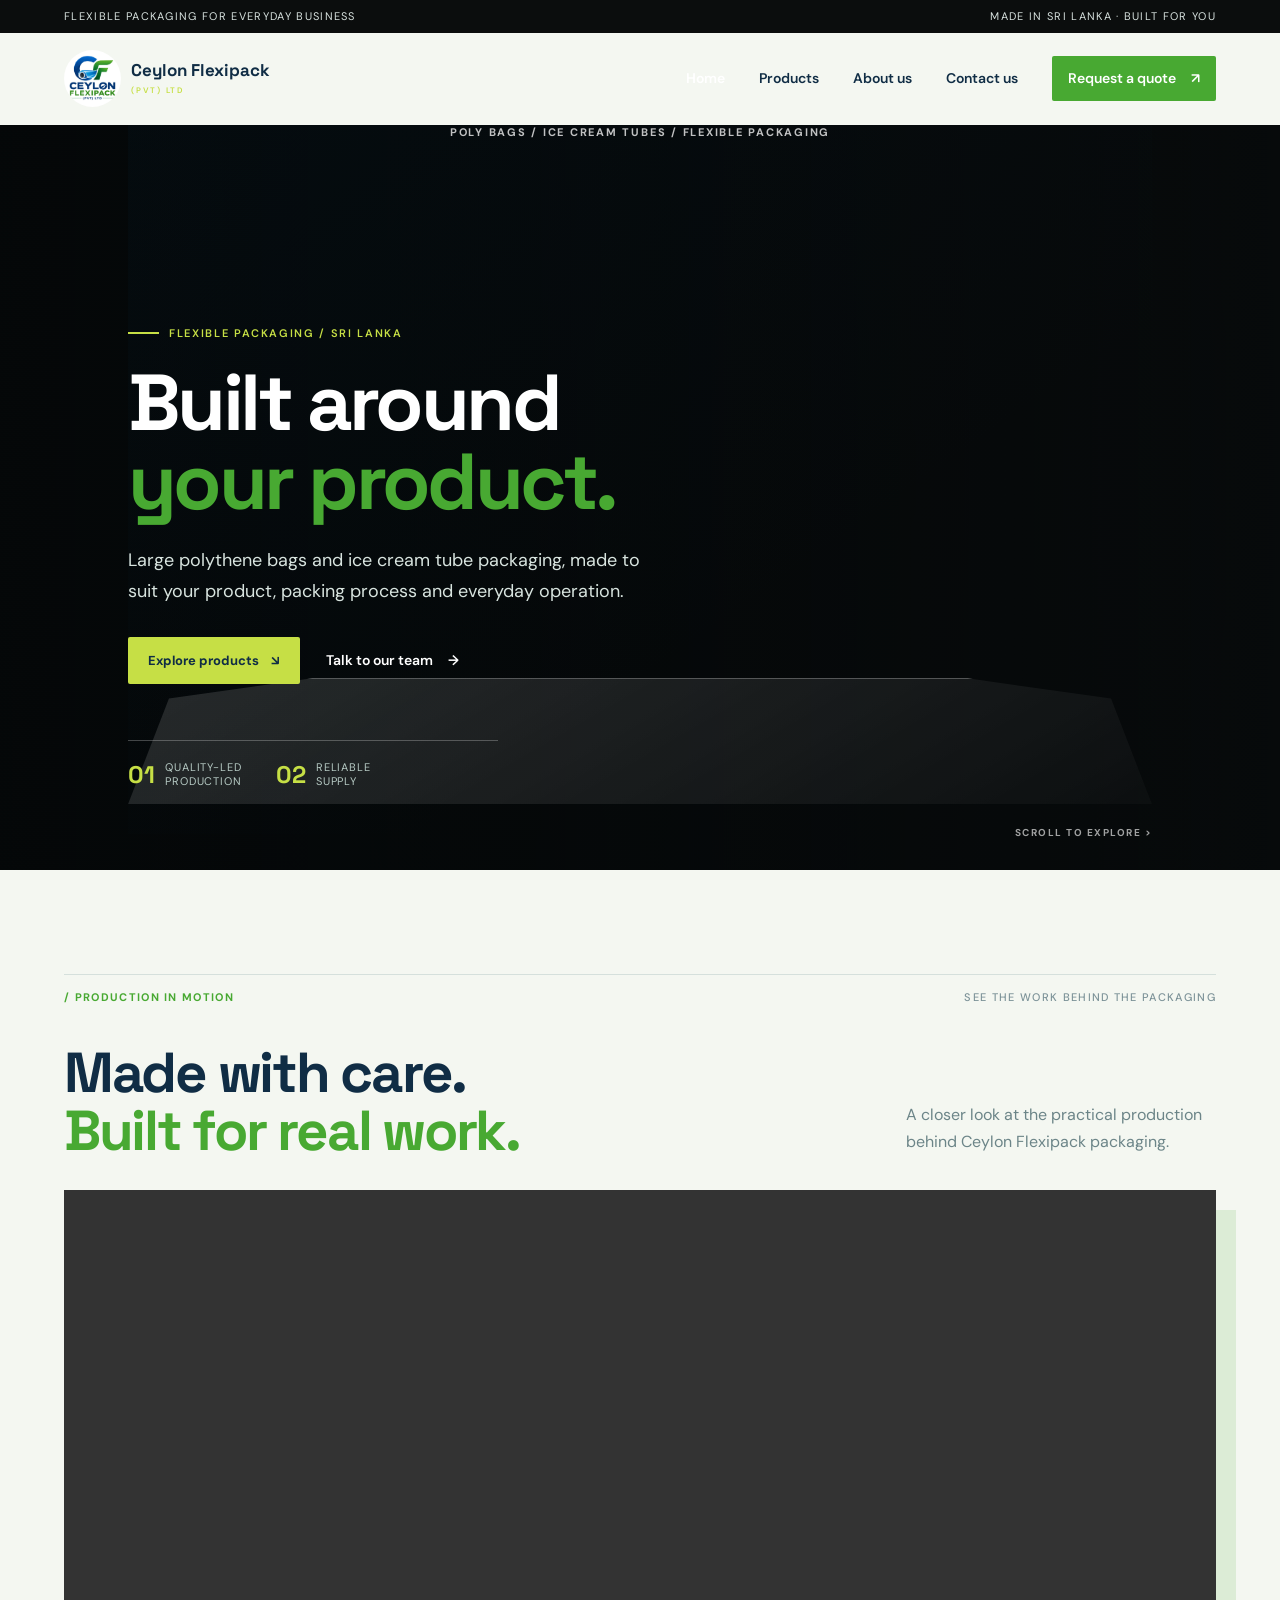
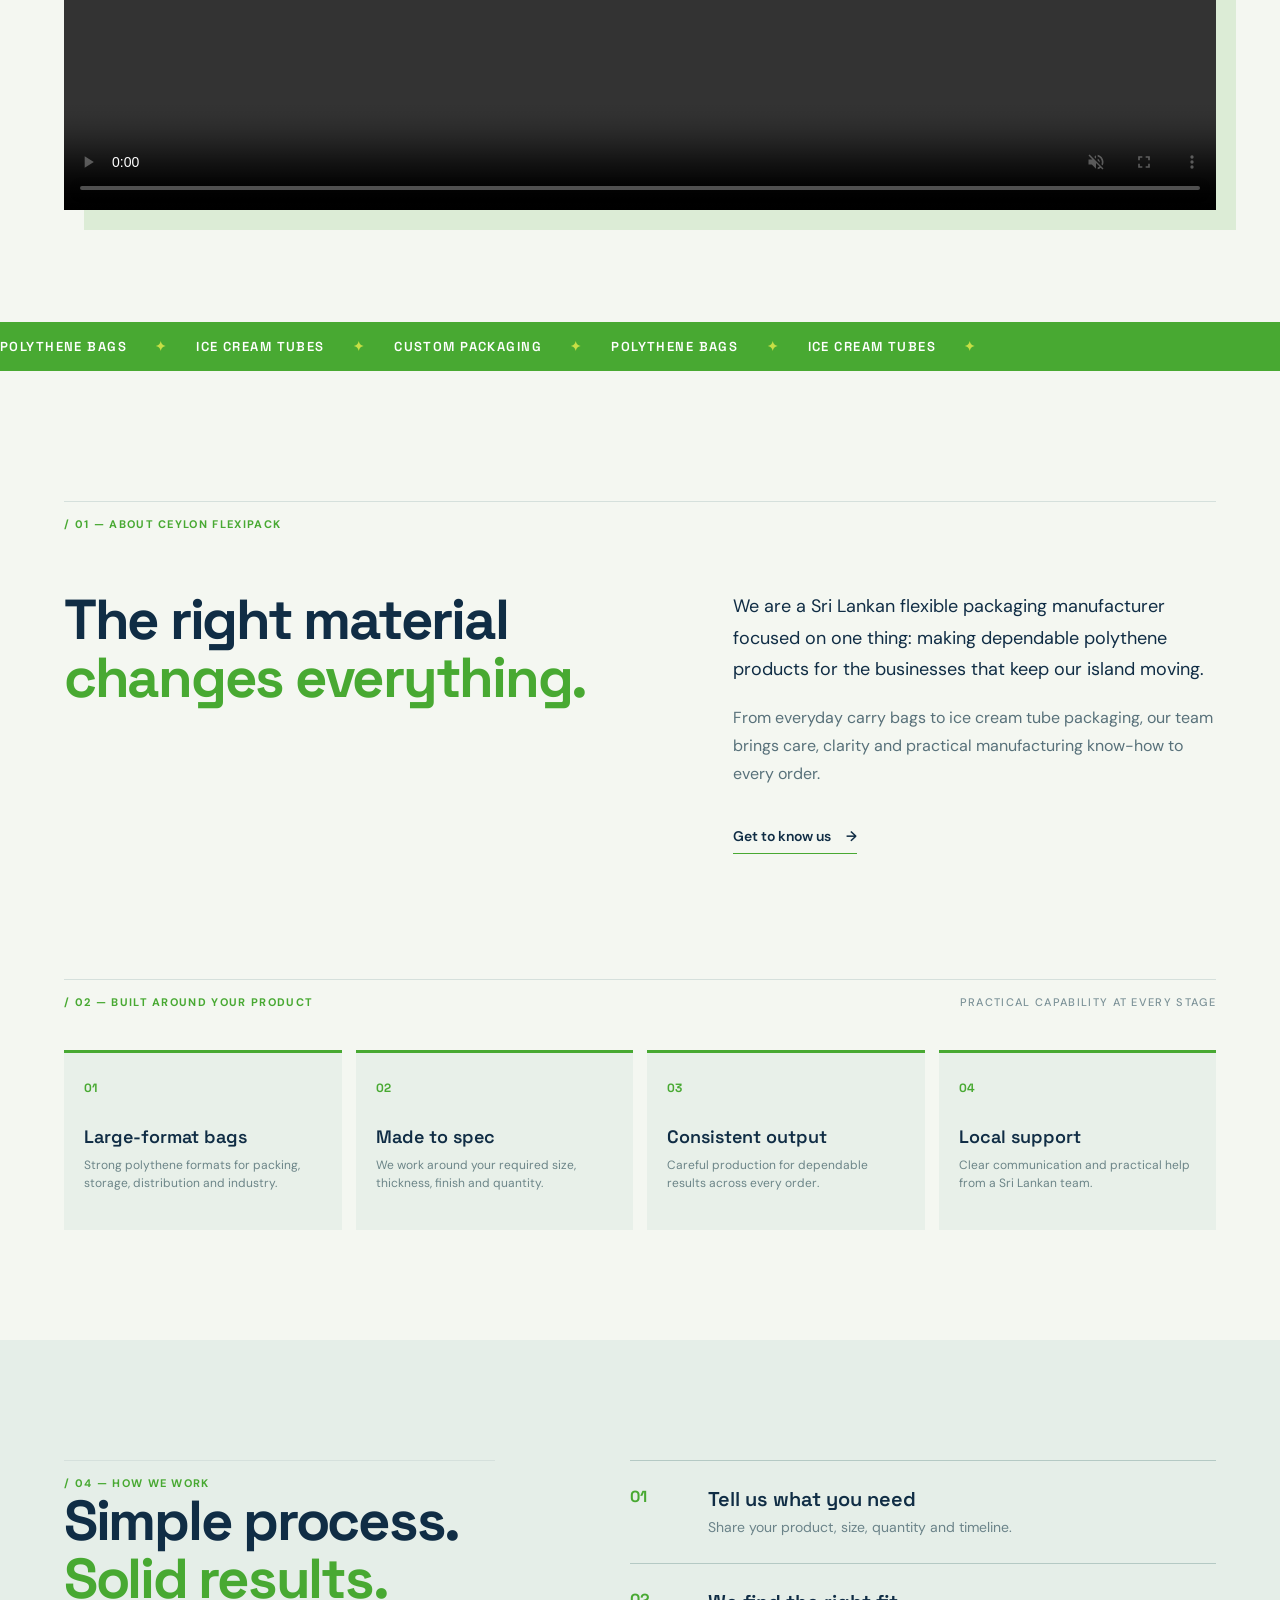
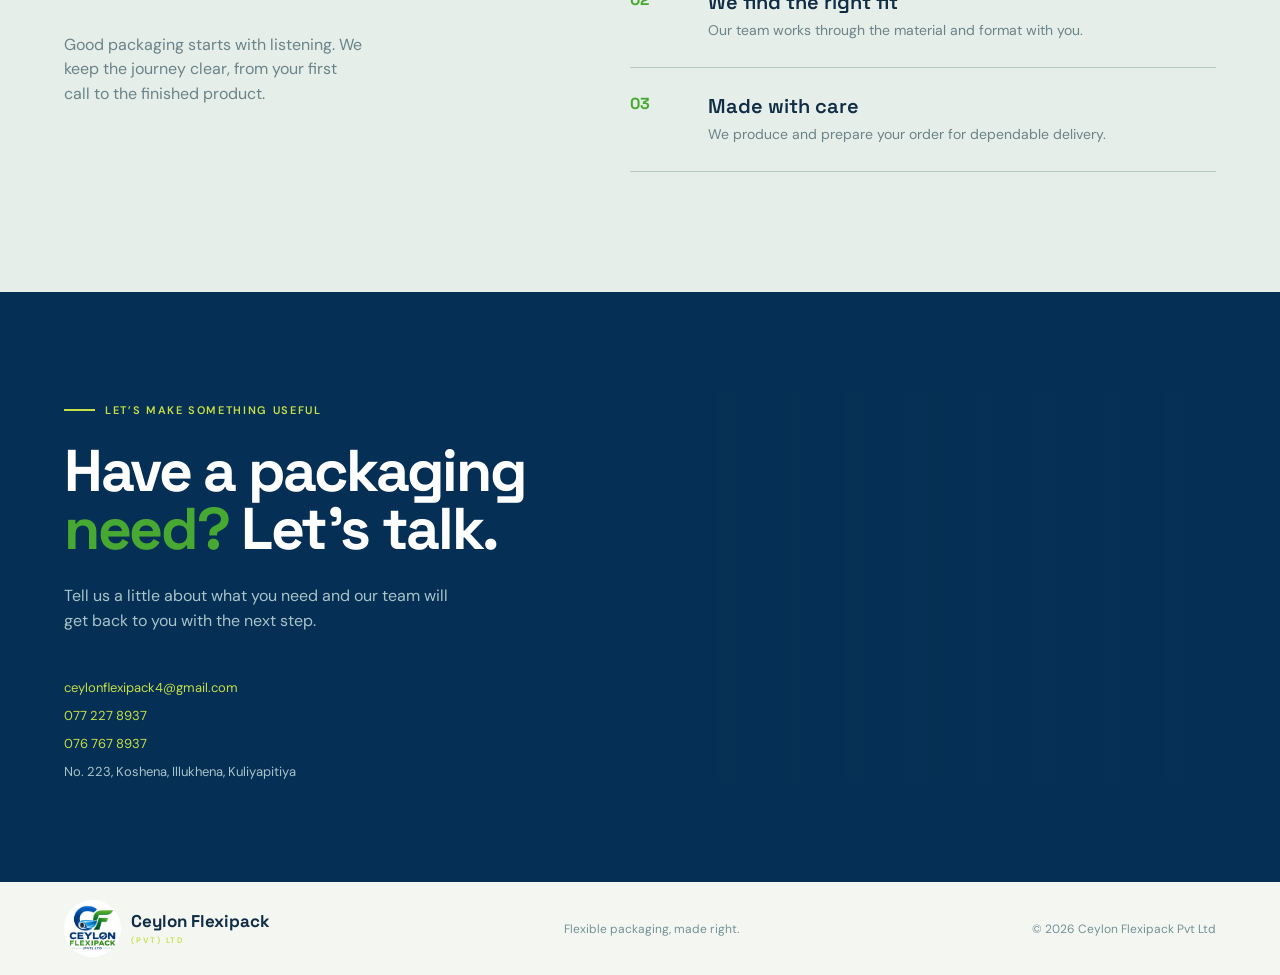
<file: index.html>
<!doctype html>
<html lang="en">
  <head>
    <meta charset="UTF-8" />
    <meta name="viewport" content="width=device-width, initial-scale=1.0" />
    <meta name="description" content="Ceylon Flexipack Pvt Ltd manufactures dependable polythene bags and ice cream tube packaging in Sri Lanka." />
    <title>Ceylon Flexipack | Polythene Packaging, Made Right</title>
    <link rel="preconnect" href="https://fonts.googleapis.com" />
    <link rel="preconnect" href="https://fonts.gstatic.com" crossorigin />
    <link href="https://fonts.googleapis.com/css2?family=DM+Sans:wght@400;500;600;700&family=Space+Grotesk:wght@500;600;700&display=swap" rel="stylesheet" />
    <link rel="stylesheet" href="style.css" />
    <link rel="stylesheet" href="site.css?v=20261002-mobile" />
  </head>
  <body class="home-page">
    <div class="topline"><span>Flexible packaging for everyday business</span><span>Made in Sri Lanka · Built for you</span></div>
    <header class="site-header">
      <a class="brand" href="index.html" aria-label="Ceylon Flexipack home">
        <img src="images/logo.jpeg" alt="Ceylon Flexipack Pvt Ltd logo" />
        <span>Ceylon Flexipack<small>(PVT) LTD</small></span>
      </a>
      <button class="menu-toggle" type="button" aria-label="Open menu" aria-expanded="false"><span></span><span></span></button>
      <nav class="nav" aria-label="Main navigation">
        <a class="active" href="products.html">Products</a>
        <a href="about.html">About us</a>
        <a href="contact.html">Contact us</a>
        <a class="nav-cta" href="contact.html">Request a quote <span>↗</span></a>
      </nav>
    </header>

    <main id="top">
      <section class="hero section-wrap reference-hero">
        <div class="hero-copy reveal">
          <p class="eyebrow"><span></span> Flexible packaging / Sri Lanka</p>
          <h1>Built around<br /><em>your product.</em></h1>
          <p class="hero-text">Large polythene bags and ice cream tube packaging, made to suit your product, packing process and everyday operation.</p>
          <div class="hero-actions">
            <a class="button button-primary" href="products.html">Explore products <span>↘</span></a>
            <a class="text-link" href="contact.html">Talk to our team <span>→</span></a>
          </div>
          <div class="hero-proof"><strong>01</strong><span>Quality-led<br />production</span><strong>02</strong><span>Reliable<br />supply</span></div>
        </div>
        <div class="hero-visual reveal reveal-delay">
          <div class="hero-collage-main" style="background:linear-gradient(115deg,rgba(4,47,70,.42),rgba(22,143,102,.12)),url('https://www.npspackaging.com/film-extrusion.webp') center/cover!important"></div>
          <div class="hero-collage-side hero-bag-image" style="background:linear-gradient(145deg,#1689b0,#075276)!important"><span>Large poly bags</span></div>
          <div class="hero-collage-side hero-poly-image" style="background:linear-gradient(145deg,#39a94b,#0a6549)!important"><span>Polythene packaging</span></div>
        </div>
      </section>

      <section class="home-video section-wrap reveal" aria-labelledby="home-video-title">
        <div class="section-kicker">/ Production in motion <span>See the work behind the packaging</span></div>
        <div class="home-video-heading">
          <h2 id="home-video-title">Made with care.<br /><span>Built for real work.</span></h2>
          <p>A closer look at the practical production behind Ceylon Flexipack packaging.</p>
        </div>
        <video class="home-video-player" controls autoplay muted loop playsinline preload="metadata">
          <source src="images/WhatsApp%20Video%202026-10-02%20at%201.44.26%20PM.mp4" type="video/mp4" />
          Your browser does not support the video element.
        </video>
      </section>

      <section class="marquee" aria-label="Product capabilities"><div>POLYTHENE BAGS <i>✦</i> ICE CREAM TUBES <i>✦</i> CUSTOM PACKAGING <i>✦</i> POLYTHENE BAGS <i>✦</i> ICE CREAM TUBES <i>✦</i></div></section>

      <section class="section-wrap intro" id="about">
        <div class="section-kicker reveal">/ 01 — About Ceylon Flexipack</div>
        <div class="intro-grid">
          <h2 class="reveal">The right material<br /><span>changes everything.</span></h2>
          <div class="intro-body reveal"><p>We are a Sri Lankan flexible packaging manufacturer focused on one thing: making dependable polythene products for the businesses that keep our island moving.</p><p>From everyday carry bags to ice cream tube packaging, our team brings care, clarity and practical manufacturing know-how to every order.</p><a class="text-link" href="about.html">Get to know us <span>→</span></a></div>
        </div>
      </section>

      <section class="capabilities section-wrap">
        <div class="section-kicker reveal">/ 02 — Built around your product <span>Practical capability at every stage</span></div>
        <div class="capability-grid">
          <article class="capability reveal"><b>01</b><h3>Large-format bags</h3><p>Strong polythene formats for packing, storage, distribution and industry.</p></article>
          <article class="capability reveal reveal-delay"><b>02</b><h3>Made to spec</h3><p>We work around your required size, thickness, finish and quantity.</p></article>
          <article class="capability reveal reveal-delay-2"><b>03</b><h3>Consistent output</h3><p>Careful production for dependable results across every order.</p></article>
          <article class="capability reveal reveal-delay-2"><b>04</b><h3>Local support</h3><p>Clear communication and practical help from a Sri Lankan team.</p></article>
        </div>
      </section>

      <section class="process section-wrap" id="process"><div class="process-heading reveal"><div class="section-kicker">/ 04 — How we work</div><h2>Simple process.<br /><span>Solid results.</span></h2><p>Good packaging starts with listening. We keep the journey clear, from your first call to the finished product.</p></div><div class="steps"><div class="step reveal"><b>01</b><div><h3>Tell us what you need</h3><p>Share your product, size, quantity and timeline.</p></div></div><div class="step reveal reveal-delay"><b>02</b><div><h3>We find the right fit</h3><p>Our team works through the material and format with you.</p></div></div><div class="step reveal reveal-delay-2"><b>03</b><div><h3>Made with care</h3><p>We produce and prepare your order for dependable delivery.</p></div></div></div></section>

      <section class="contact section-wrap" id="contact"><div class="contact-copy reveal"><p class="eyebrow"><span></span> Let’s make something useful</p><h2>Have a packaging<br /><em>need?</em> Let’s talk.</h2><p>Tell us a little about what you need and our team will get back to you with the next step.</p><div class="contact-details"><a href="mailto:ceylonflexipack4@gmail.com">ceylonflexipack4@gmail.com</a><a href="tel:+94772278937">077 227 8937</a><a href="tel:+94767678937">076 767 8937</a><span>No. 223, Koshena, Illukhena, Kuliyapitiya</span></div></div><div class="contact-visual reveal reveal-delay"></div></section>
    </main>
    <footer class="footer section-wrap"><a class="brand footer-brand" href="index.html"><img src="images/logo.jpeg" alt="" /><span>Ceylon Flexipack<small>(PVT) LTD</small></span></a><p>Flexible packaging, made right.</p><span class="copyright">© 2026 Ceylon Flexipack Pvt Ltd</span></footer>
    <script src="script.js"></script>
  </body>
</html>
</file>
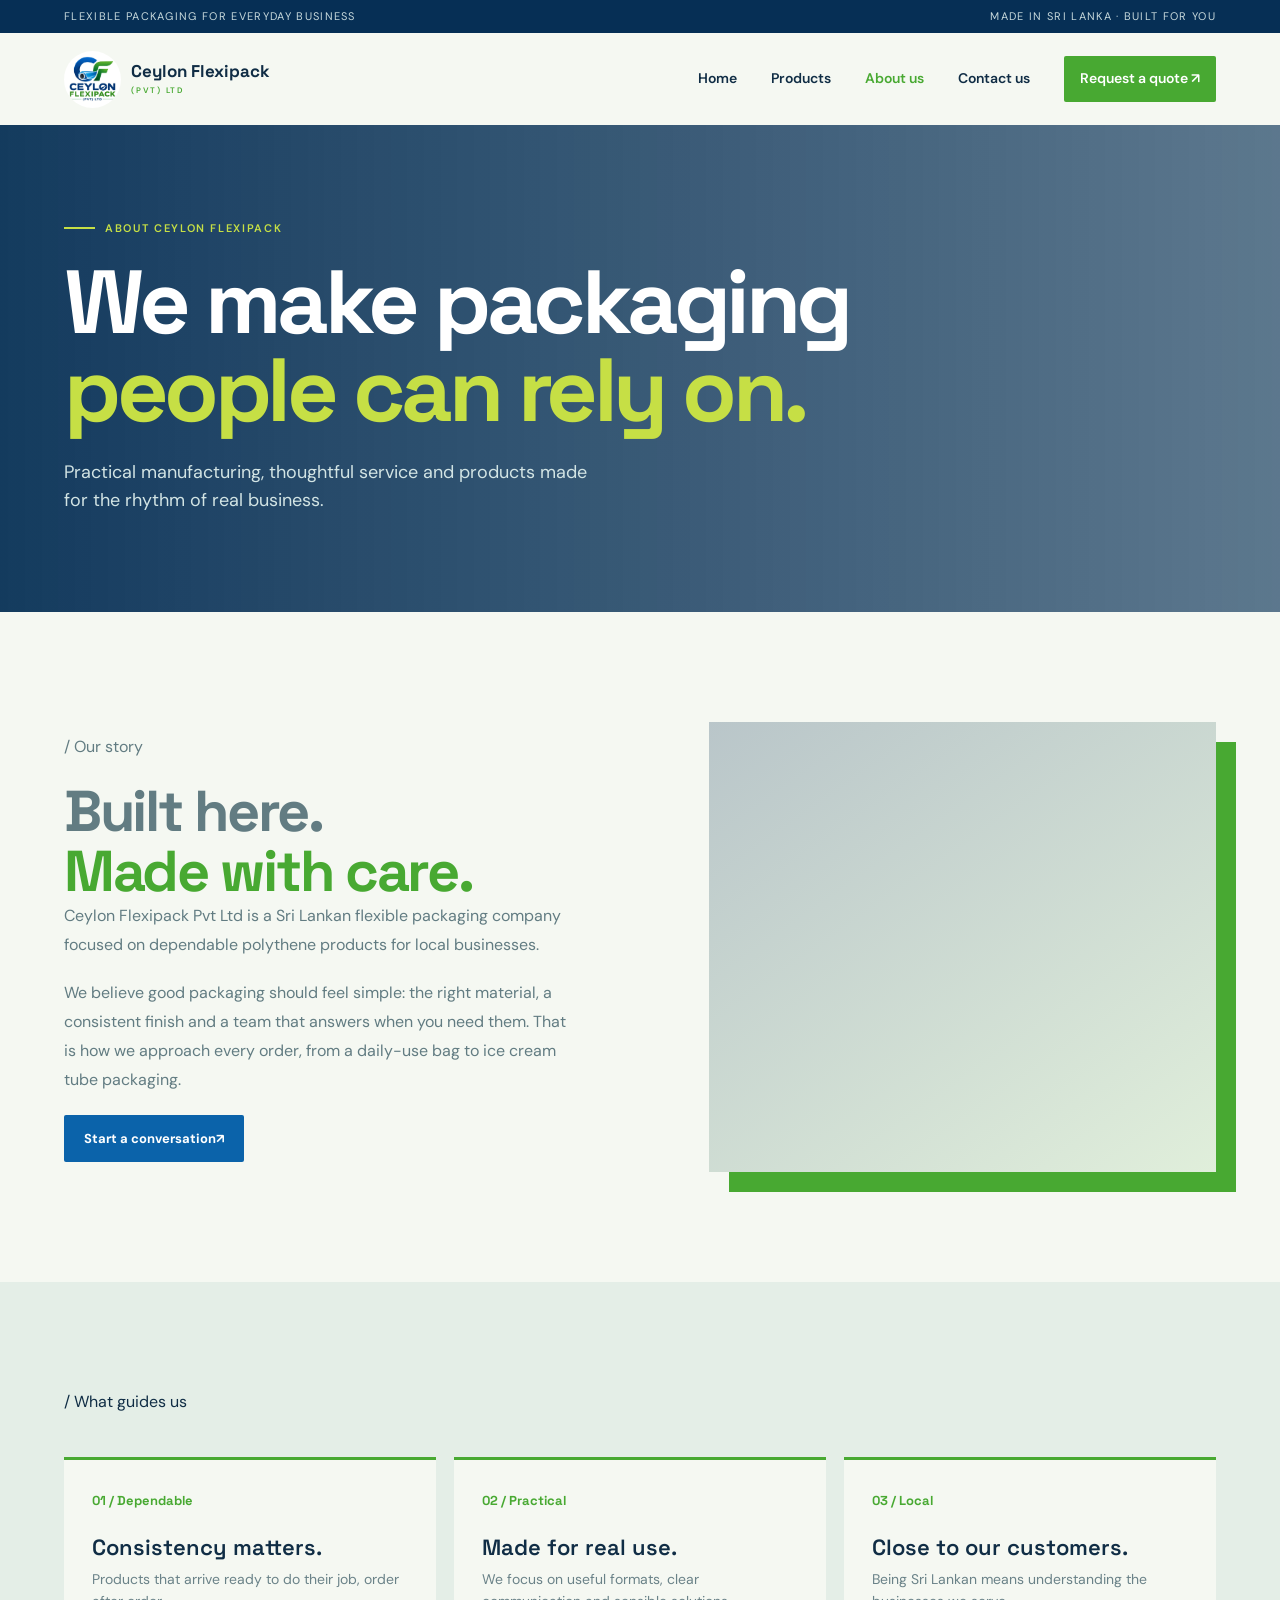
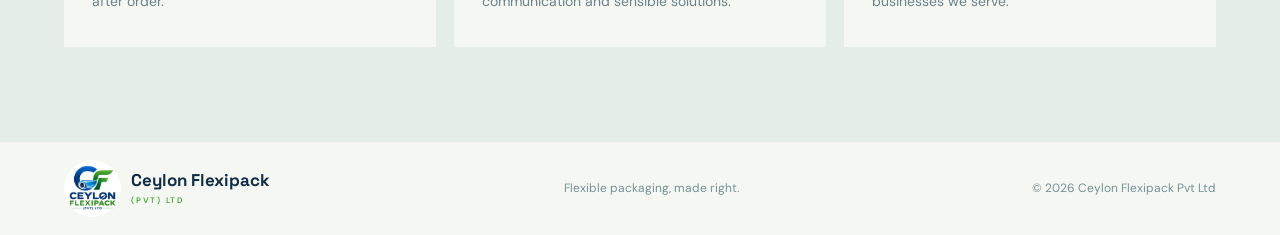
<file: about.html>
<!doctype html><html lang="en"><head><meta charset="UTF-8"/><meta name="viewport" content="width=device-width,initial-scale=1.0"/><meta name="description" content="Learn about Ceylon Flexipack Pvt Ltd."/><title>About Us | Ceylon Flexipack</title><link rel="preconnect" href="https://fonts.googleapis.com"/><link rel="preconnect" href="https://fonts.gstatic.com" crossorigin/><link href="https://fonts.googleapis.com/css2?family=DM+Sans:wght@400;500;600;700&family=Space+Grotesk:wght@500;600;700&display=swap" rel="stylesheet"/>
<link rel="stylesheet" href="site.css?v=20261002-mobile"/></head><body><div class="topline"><span>Flexible packaging for everyday business</span><span>Made in Sri Lanka · Built for you</span></div><header class="site-header"><a class="brand" href="index.html"><img src="images/logo.jpeg" alt="Ceylon Flexipack logo"/><span>Ceylon Flexipack<small>(PVT) LTD</small></span></a><button class="menu-toggle" type="button" aria-label="Open menu" aria-expanded="false"><span></span><span></span></button><nav class="nav"><a href="products.html">Products</a><a class="active" href="about.html">About us</a><a href="contact.html">Contact us</a><a class="nav-cta" href="contact.html">Request a quote <span>↗</span></a></nav></header><main><section class="page-hero section-wrap"><p class="eyebrow"><span></span> About Ceylon Flexipack</p><h1>We make packaging<br/><em>people can rely on.</em></h1><p>Practical manufacturing, thoughtful service and products made for the rhythm of real business.</p></section><section class="page-content section-wrap"><div class="split-content"><div class="copy"><p class="section-kicker">/ Our story</p><h2>Built here.<br/><span>Made with care.</span></h2><p> Ceylon Flexipack Pvt Ltd is a Sri Lankan flexible packaging company focused on dependable polythene products for local businesses.</p><p>We believe good packaging should feel simple: the right material, a consistent finish and a team that answers when you need them. That is how we approach every order, from a daily-use bag to ice cream tube packaging.</p><a class="button button-primary" href="contact.html">Start a conversation <span>↗</span></a></div><div class="image-panel" aria-label="Packaging production environment"></div></div></section><section class="values section-wrap"><p class="section-kicker">/ What guides us</p><div class="values-grid"><article class="value-card"><b>01 / Dependable</b><h3>Consistency matters.</h3><p>Products that arrive ready to do their job, order after order.</p></article><article class="value-card"><b>02 / Practical</b><h3>Made for real use.</h3><p>We focus on useful formats, clear communication and sensible solutions.</p></article><article class="value-card"><b>03 / Local</b><h3>Close to our customers.</h3><p>Being Sri Lankan means understanding the businesses we serve.</p></article></div></section></main><footer class="footer section-wrap"><a class="brand footer-brand" href="index.html"><img src="images/logo.jpeg" alt=""/><span>Ceylon Flexipack<small>(PVT) LTD</small></span></a><p>Flexible packaging, made right.</p><span class="copyright">© 2026 Ceylon Flexipack Pvt Ltd</span></footer><script src="script.js"></script></body></html>
</file>
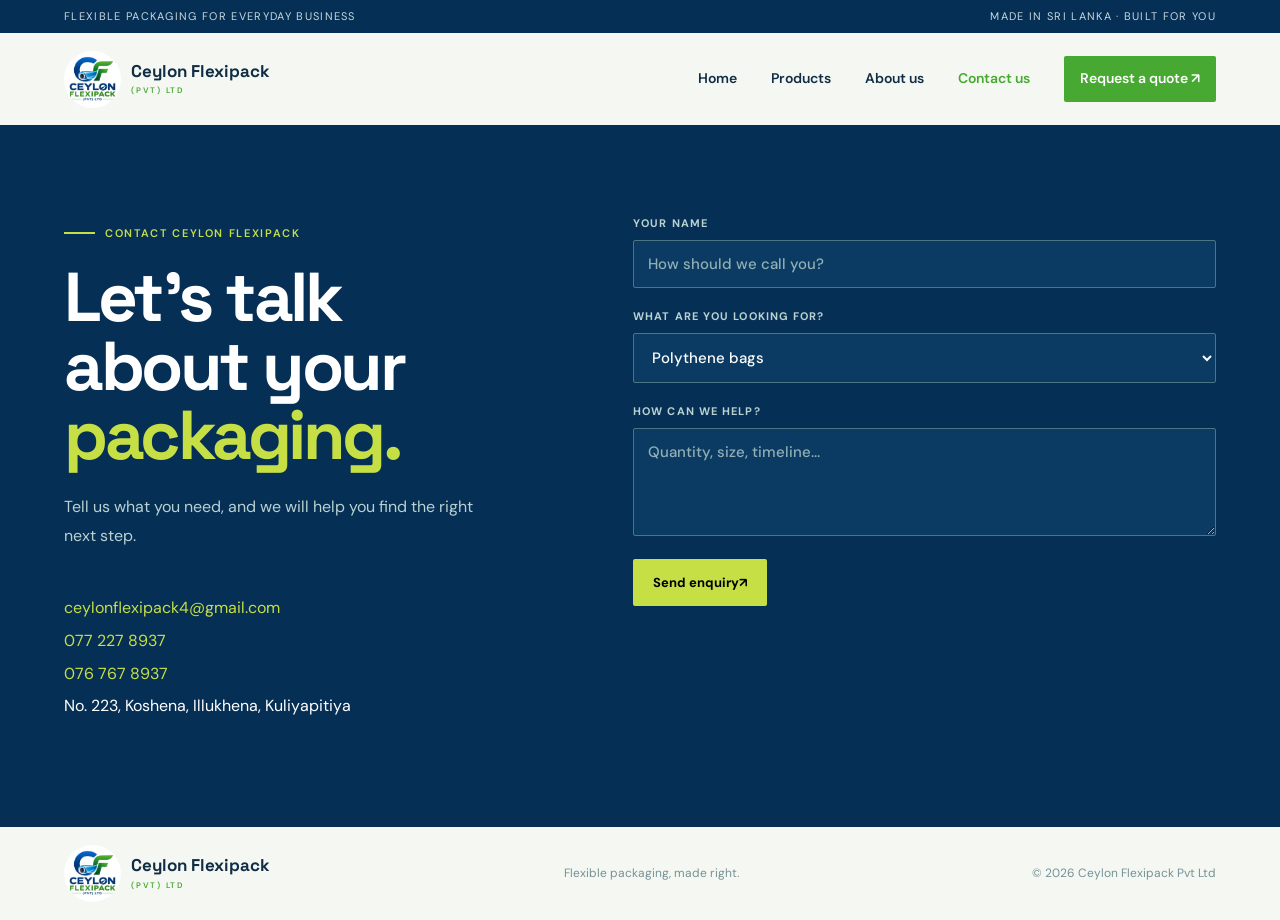
<file: contact.html>
<!doctype html><html lang="en"><head><meta charset="UTF-8"/><meta name="viewport" content="width=device-width,initial-scale=1.0"/><meta name="description" content="Contact Ceylon Flexipack Pvt Ltd for polythene packaging enquiries."/><title>Contact Us | Ceylon Flexipack</title><link rel="preconnect" href="https://fonts.googleapis.com"/><link rel="preconnect" href="https://fonts.gstatic.com" crossorigin/><link href="https://fonts.googleapis.com/css2?family=DM+Sans:wght@400;500;600;700&family=Space+Grotesk:wght@500;600;700&display=swap" rel="stylesheet"/>
<link rel="stylesheet" href="site.css?v=20261002-mobile"/></head><body><div class="topline"><span>Flexible packaging for everyday business</span><span>Made in Sri Lanka · Built for you</span></div><header class="site-header"><a class="brand" href="index.html"><img src="images/logo.jpeg" alt="Ceylon Flexipack logo"/><span>Ceylon Flexipack<small>(PVT) LTD</small></span></a><button class="menu-toggle" type="button" aria-label="Open menu" aria-expanded="false"><span></span><span></span></button><nav class="nav"><a href="products.html">Products</a><a href="about.html">About us</a><a class="active" href="contact.html">Contact us</a><a class="nav-cta" href="contact.html">Request a quote <span>↗</span></a></nav></header><main><section class="contact-page section-wrap"><div class="contact-layout"><div><p class="eyebrow"><span></span> Contact Ceylon Flexipack</p><h1>Let’s talk about your <em>packaging.</em></h1><div class="copy"><p>Tell us what you need, and we will help you find the right next step.</p></div><div class="contact-details"><a href="mailto:hello@ceylonflexipack.lk">hello@ceylonflexipack.lk</a><span>Colombo, Sri Lanka</span><span>Mon - Fri · 8.00 am - 5.00 pm</span></div></div><form class="quote-form"><label>Your name<input type="text" name="name" placeholder="How should we call you?" required/></label><label>What are you looking for?<select name="product"><option>Polythene bags</option><option>Ice cream tubes</option><option>Something custom</option></select></label><label>How can we help?<textarea name="message" rows="4" placeholder="Quantity, size, timeline..." required></textarea></label><button class="button button-light" type="submit">Send enquiry <span>↗</span></button><p class="form-status" role="status"></p></form></div></section></main><footer class="footer section-wrap"><a class="brand footer-brand" href="index.html"><img src="images/logo.jpeg" alt=""/><span>Ceylon Flexipack<small>(PVT) LTD</small></span></a><p>Flexible packaging, made right.</p><span class="copyright">© 2026 Ceylon Flexipack Pvt Ltd</span></footer><script src="script.js"></script></body></html>
</file>
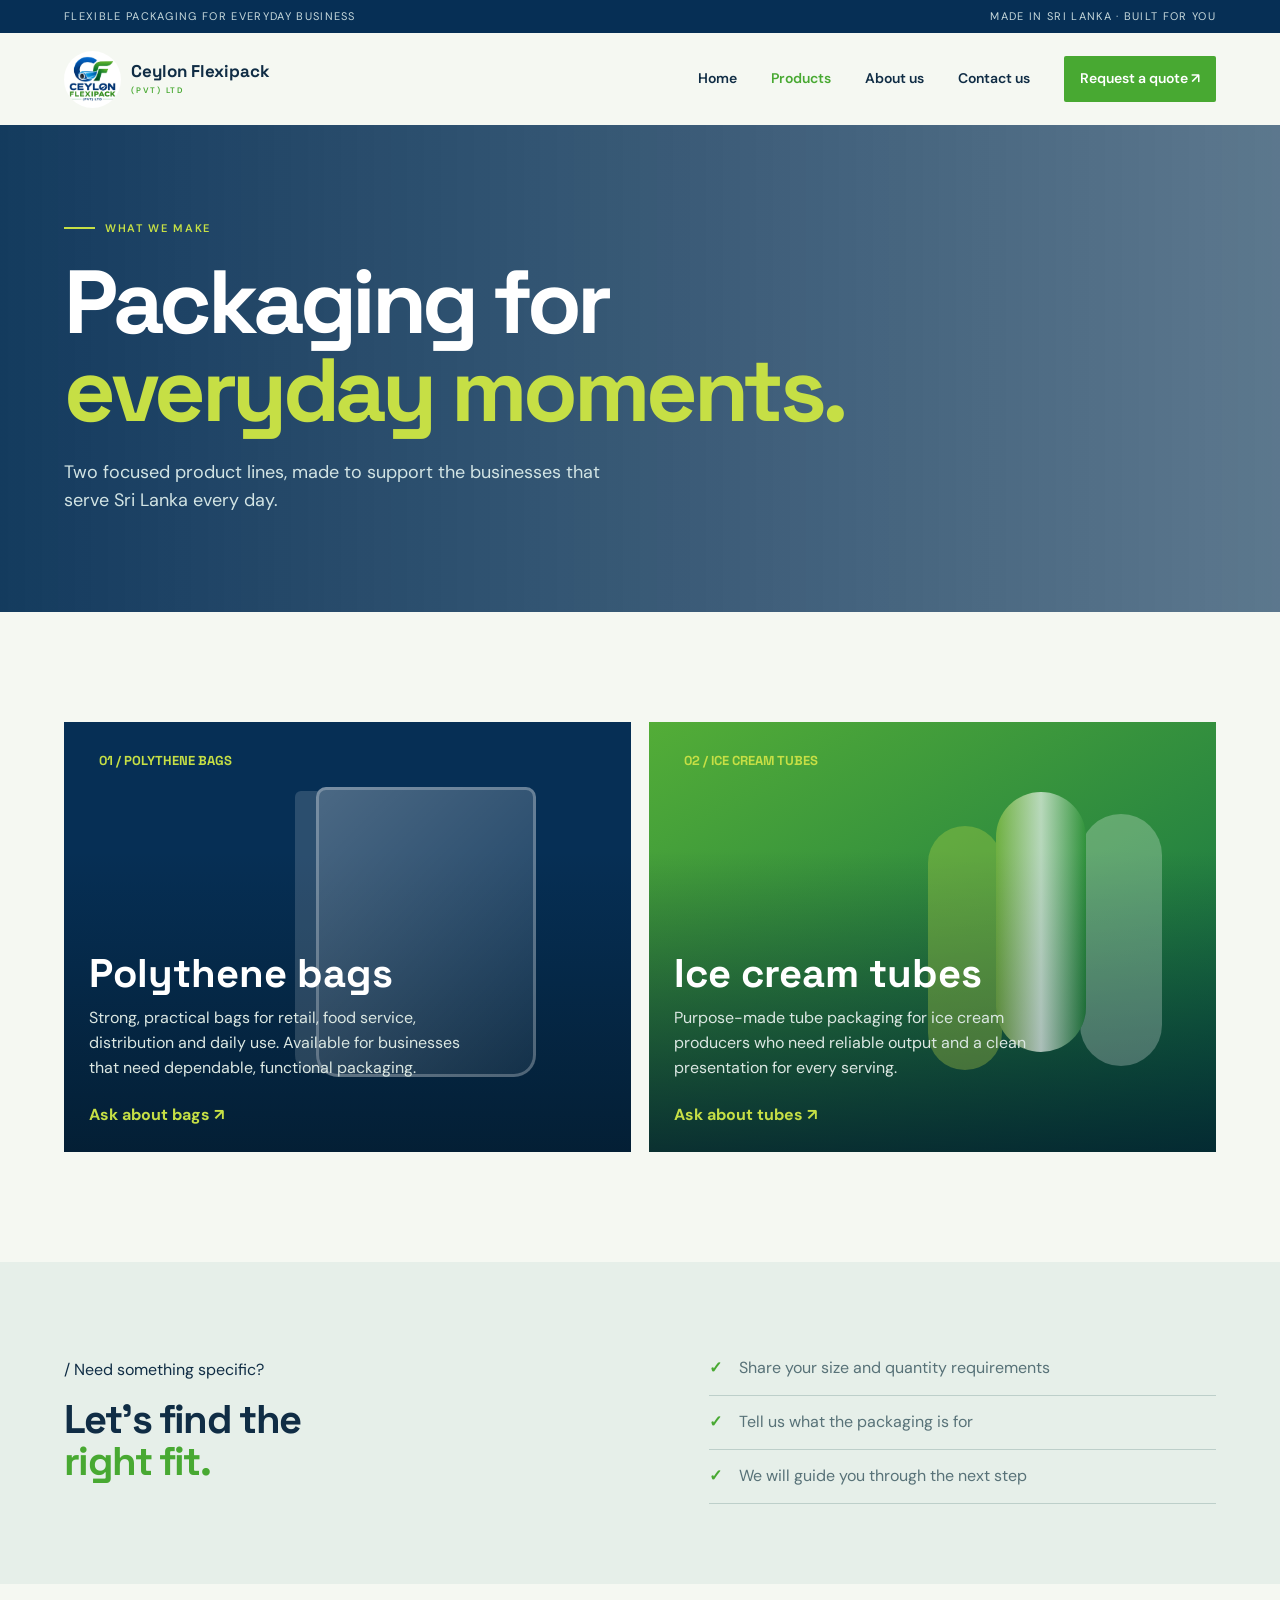
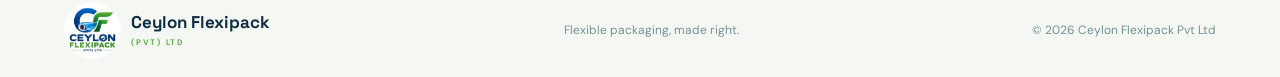
<file: products.html>
<!doctype html><html lang="en"><head><meta charset="UTF-8"/><meta name="viewport" content="width=device-width,initial-scale=1.0"/><meta name="description" content="Explore polythene bags and ice cream tube packaging from Ceylon Flexipack."/><title>Products | Ceylon Flexipack</title><link rel="preconnect" href="https://fonts.googleapis.com"/><link rel="preconnect" href="https://fonts.gstatic.com" crossorigin/><link href="https://fonts.googleapis.com/css2?family=DM+Sans:wght@400;500;600;700&family=Space+Grotesk:wght@500;600;700&display=swap" rel="stylesheet"/>
<link rel="stylesheet" href="site.css?v=20261002-mobile"/></head><body><div class="topline"><span>Flexible packaging for everyday business</span><span>Made in Sri Lanka · Built for you</span></div><header class="site-header"><a class="brand" href="index.html"><img src="images/logo.jpeg" alt="Ceylon Flexipack logo"/><span>Ceylon Flexipack<small>(PVT) LTD</small></span></a><button class="menu-toggle" type="button" aria-label="Open menu" aria-expanded="false"><span></span><span></span></button><nav class="nav"><a class="active" href="products.html">Products</a><a href="about.html">About us</a><a href="contact.html">Contact us</a><a class="nav-cta" href="contact.html">Request a quote <span>↗</span></a></nav></header><main><section class="page-hero section-wrap"><p class="eyebrow"><span></span> What we make</p><h1>Packaging for<br/><em>everyday moments.</em></h1><p>Two focused product lines, made to support the businesses that serve Sri Lanka every day.</p></section><section class="page-content section-wrap"><div class="product-page-grid"><article class="product-feature bags-photo"><span class="product-index">01 / POLYTHENE BAGS</span><h2>Polythene bags</h2><p>Strong, practical bags for retail, food service, distribution and daily use. Available for businesses that need dependable, functional packaging.</p><a href="contact.html">Ask about bags <span>↗</span></a></article><article class="product-feature tubes-photo"><span class="product-index">02 / ICE CREAM TUBES</span><h2>Ice cream tubes</h2><p>Purpose-made tube packaging for ice cream producers who need reliable output and a clean presentation for every serving.</p><a href="contact.html">Ask about tubes <span>↗</span></a></article></div></section><section class="product-note section-wrap"><div class="split-content"><div><p class="section-kicker">/ Need something specific?</p><h2>Let’s find the<br/><span>right fit.</span></h2></div><ul class="check-list"><li>Share your size and quantity requirements</li><li>Tell us what the packaging is for</li><li>We will guide you through the next step</li></ul></div></section></main><footer class="footer section-wrap"><a class="brand footer-brand" href="index.html"><img src="images/logo.jpeg" alt=""/><span>Ceylon Flexipack<small>(PVT) LTD</small></span></a><p>Flexible packaging, made right.</p><span class="copyright">© 2026 Ceylon Flexipack Pvt Ltd</span></footer><script src="script.js"></script></body></html>
</file>
<file: style.css>
:root{--ink:#12314b;--blue:#0c5ea8;--blue-deep:#073866;--green:#49a833;--lime:#b7d933;--paper:#f5f7f2;--line:#d7e1df;--white:#fff;--font-display:'Space Grotesk',sans-serif;--font-body:'DM Sans',sans-serif}*{box-sizing:border-box}html{scroll-behavior:smooth}body{margin:0;background:var(--paper);color:var(--ink);font-family:var(--font-body);font-size:16px;line-height:1.55}.topline{background:var(--blue-deep);color:#c7d9dc;padding:8px 5vw;display:flex;justify-content:space-between;font-size:11px;letter-spacing:.12em;text-transform:uppercase}.site-header{height:88px;max-width:1320px;margin:auto;padding:14px 5vw;display:flex;align-items:center;justify-content:space-between;background:var(--paper);position:relative;z-index:4}.brand{display:flex;align-items:center;gap:10px;color:var(--ink);text-decoration:none;font-family:var(--font-display);font-weight:700;font-size:18px;line-height:1.05}.brand img{height:57px;width:57px;object-fit:contain}.brand small{display:block;font:600 8px var(--font-body);letter-spacing:.22em;color:var(--green);margin-top:5px}.nav{display:flex;align-items:center;gap:34px}.nav a,.text-link{color:var(--ink);font-weight:600;text-decoration:none;font-size:14px}.nav-cta{background:var(--green);color:white!important;padding:12px 16px;border-radius:2px}.nav-cta span,.text-link span,.button span{margin-left:12px}.menu-toggle{display:none;background:none;border:0}.section-wrap{max-width:1320px;margin:0 auto;padding-left:5vw;padding-right:5vw}.hero{min-height:610px;display:grid;grid-template-columns:.9fr 1.1fr;gap:30px;align-items:center;padding-top:45px;padding-bottom:66px}.eyebrow{font:600 11px var(--font-body);letter-spacing:.15em;text-transform:uppercase;color:var(--green);display:flex;align-items:center;gap:10px}.eyebrow span{width:31px;height:2px;background:var(--green);display:inline-block}.hero h1{font:700 clamp(48px,6vw,84px)/.99 var(--font-display);letter-spacing:-.045em;margin:24px 0}.hero h1 em,.contact h2 em{color:var(--green);font-style:normal}.hero-text{font-size:17px;max-width:470px;color:#58717a}.hero-actions{display:flex;align-items:center;gap:26px;margin-top:31px}.button{font:700 13px var(--font-body);text-decoration:none;border:0;cursor:pointer;display:inline-flex;align-items:center;padding:15px 20px;border-radius:2px}.button-primary{background:var(--blue);color:var(--white)}.hero-proof{border-top:1px solid var(--line);display:flex;align-items:center;gap:10px;margin-top:56px;padding-top:18px;max-width:370px}.hero-proof strong{font:700 24px var(--font-display);color:var(--blue)}.hero-proof span{font-size:11px;line-height:1.25;text-transform:uppercase;letter-spacing:.08em;margin-right:24px;color:#71858b}.hero-visual{height:530px;position:relative;overflow:hidden;background:#dce9e1}.hero-image{position:absolute;inset:0;background:linear-gradient(90deg,rgba(5,44,66,.78),rgba(9,69,70,.1)),url('https://images.unsplash.com/photo-1586528116311-ad8dd3c8310d?auto=format&fit=crop&w=1200&q=80') center/cover;mix-blend-mode:multiply;opacity:.74}.hero-visual:after{content:'';position:absolute;inset:0;background:linear-gradient(145deg,rgba(5,45,72,.1),transparent 65%);z-index:1}.visual-note{position:absolute;z-index:3;right:25px;top:25px;color:white;font-size:12px;line-height:1.2;text-align:right}.visual-note strong{font:600 15px var(--font-display)}.film-roll{position:absolute;z-index:2;border-radius:50%;background:linear-gradient(135deg,#e7f5fb 0%,#7bbcd6 48%,#0d74ac 53%,#d9eef5 56%,#318ebc 100%);box-shadow:inset -12px -10px 20px #075078,4px 15px 30px rgba(0,20,35,.25)}.roll-back{width:210px;height:210px;right:160px;bottom:66px}.roll-front{width:295px;height:295px;right:50px;bottom:-46px}.film-sheet{position:absolute;z-index:2;bottom:70px;left:80px;width:350px;height:170px;background:linear-gradient(145deg,rgba(186,238,249,.85),rgba(22,128,182,.62));transform:skewY(-8deg) rotate(-13deg);border:1px solid rgba(255,255,255,.4);box-shadow:0 18px 30px rgba(0,34,60,.24)}.hero-stamp{position:absolute;z-index:3;bottom:28px;left:28px;color:white;border:1px solid rgba(255,255,255,.6);border-radius:50%;width:74px;height:74px;text-align:center;padding-top:13px;transform:rotate(-12deg)}.hero-stamp span{display:block;font:700 20px var(--font-display)}.hero-stamp small{font-size:8px;line-height:1}.marquee{background:var(--green);overflow:hidden;color:white;white-space:nowrap;padding:14px 0;font:600 13px var(--font-display);letter-spacing:.11em}.marquee div{animation:marquee 32s linear infinite;display:inline-block}.marquee i{color:var(--lime);font-style:normal;margin:0 24px}@keyframes marquee{to{transform:translateX(-35%)}}.intro{padding-top:120px;padding-bottom:125px}.section-kicker{color:var(--green);font-size:11px;letter-spacing:.12em;text-transform:uppercase;font-weight:700;border-top:1px solid var(--line);padding-top:14px}.section-kicker span{float:right;color:#7c9298;font-weight:500}.intro-grid{display:grid;grid-template-columns:1.1fr 1fr;gap:12%;margin-top:58px}.intro h2,.process h2{font:700 clamp(36px,4.4vw,64px)/1.03 var(--font-display);letter-spacing:-.04em;margin:0}.intro h2 span,.process h2 span{color:var(--green)}.intro-body{max-width:480px;color:#58717a}.intro-body p{margin:0 0 18px}.intro-body .text-link{display:inline-block;margin-top:18px;border-bottom:1px solid var(--green);padding-bottom:5px}.products{padding-bottom:125px}.product-grid{display:grid;grid-template-columns:1.3fr 1fr 1fr;gap:16px;margin-top:40px}.product-card{background:#e7eee9;min-height:510px;position:relative;display:flex;flex-direction:column;overflow:hidden}.product-card-large{background:var(--blue-deep);color:white}.card-number{position:absolute;top:23px;left:23px;font:700 12px var(--font-display);opacity:.7}.product-art{height:270px;position:relative;overflow:hidden}.bag-art{background:linear-gradient(140deg,#0c5ea8,#12314b)}.bag-art:after{content:'';position:absolute;background:rgba(255,255,255,.1);width:140%;height:170px;transform:rotate(-17deg);top:130px;left:-30px}.bag-handle{position:absolute;width:155px;height:100px;border:12px solid #8cbdd4;border-bottom:0;border-radius:85px 85px 0 0;left:calc(50% - 77px);top:68px;opacity:.8}.bag-copy,.roll-label,.tube-label{position:absolute;z-index:1;font:500 25px/.9 var(--font-display);letter-spacing:.05em}.bag-copy{left:calc(50% - 59px);top:125px;color:#c0dbde}.bag-copy b{color:#b7d933}.roll-art{background:linear-gradient(140deg,#dfeae0,#adcdbb)}.mini-roll{position:absolute;width:230px;height:230px;border-radius:50%;left:calc(50% - 90px);top:35px;background:repeating-radial-gradient(circle at 45% 50%,#eef7f0 0,#eef7f0 8px,#a5c8b9 10px,#eff9f0 13px);box-shadow:15px 18px 0 rgba(43,104,71,.2)}.roll-label{color:var(--blue-deep);left:25px;bottom:30px}.tube-art{background:var(--green)}.tube-stack{position:absolute;left:45px;top:52px;display:flex;gap:-10px}.tube-stack span{display:block;width:68px;height:190px;border-radius:34px 34px 10px 10px;background:linear-gradient(90deg,#b7d933,#f3f6dc 48%,#58ad37 53%,#247e3b);transform:rotate(14deg);box-shadow:5px 8px 0 rgba(6,92,60,.18)}.tube-stack span:nth-child(2){transform:rotate(2deg);margin-left:-16px}.tube-stack span:nth-child(3){transform:rotate(-10deg);margin-left:-16px}.tube-label{right:25px;top:28px;color:white;text-align:right}.product-info{padding:20px 23px 25px;margin-top:auto}.product-info h3{font:700 24px var(--font-display);margin:0 0 7px}.product-info p{color:#719097;font-size:13px;margin:0 0 18px;max-width:300px}.product-card-large .product-info p{color:#b8ced2}.product-info a{color:var(--green);text-decoration:none;font-weight:700;font-size:12px}.product-info a span{margin-left:8px}.process{padding-top:120px;padding-bottom:120px;display:grid;grid-template-columns:1fr 1.3fr;gap:10%;background:#e5eee8}.process-heading{padding-right:20px}.process-heading p{color:#6b8389;max-width:300px;margin-top:25px}.steps{border-top:1px solid #b4c9c4}.step{display:grid;grid-template-columns:58px 1fr;gap:20px;padding:25px 0;border-bottom:1px solid #b4c9c4}.step>b{font:700 16px var(--font-display);color:var(--green)}.step h3{font:600 20px var(--font-display);margin:0 0 5px}.step p{margin:0;color:#6b8389;font-size:14px}.contact{background:var(--blue-deep);color:white;padding-top:100px;padding-bottom:100px;display:grid;grid-template-columns:1fr 1fr;gap:10%;}.contact .eyebrow{color:var(--lime)}.contact .eyebrow span{background:var(--lime)}.contact h2{font:700 clamp(40px,4.6vw,67px)/1 var(--font-display);letter-spacing:-.04em;margin:25px 0}.contact-copy>p:not(.eyebrow){color:#a7c4c8;max-width:390px}.contact-details{margin-top:44px;display:flex;flex-direction:column;gap:8px;font-size:13px}.contact-details a{color:var(--lime);text-decoration:none}.contact-details span{color:#a7c4c8}.quote-form{border-left:1px solid #345d70;padding-left:9%;display:flex;flex-direction:column;gap:19px}.quote-form label{font-size:11px;text-transform:uppercase;letter-spacing:.1em;color:#a7c4c8}.quote-form input,.quote-form select,.quote-form textarea{display:block;width:100%;border:0;border-bottom:1px solid #517283;background:transparent;color:white;padding:10px 0;font:500 15px var(--font-body);outline:none;resize:vertical}.quote-form input::placeholder,.quote-form textarea::placeholder{color:#668692}.quote-form select option{color:var(--ink)}.button-light{margin-top:8px;background:var(--lime);color:var(--blue-deep);align-self:flex-start}.form-status{color:var(--lime);font-size:13px;margin:0}.footer{min-height:90px;display:flex;align-items:center;justify-content:space-between;padding-top:18px;padding-bottom:18px}.footer-brand img{height:43px;width:43px}.footer-brand{font-size:14px}.footer p,.copyright{font-size:12px;color:#759096}.reveal{opacity:0;transform:translateY(18px);transition:opacity .7s ease,transform .7s ease}.reveal.is-visible{opacity:1;transform:none}.reveal-delay{transition-delay:.12s}.reveal-delay-2{transition-delay:.22s}
@media(max-width:800px){.topline{font-size:9px}.topline span:last-child{display:none}.site-header{height:76px}.brand{font-size:15px}.brand img{height:47px;width:47px}.menu-toggle{display:flex;flex-direction:column;gap:5px;z-index:6}.menu-toggle span{display:block;width:26px;height:2px;background:var(--ink);transition:.3s}.nav{position:absolute;left:0;right:0;top:75px;background:var(--paper);padding:24px 5vw;display:none;flex-direction:column;align-items:flex-start;gap:20px;border-bottom:1px solid var(--line);box-shadow:0 12px 20px rgba(10,43,57,.08)}.nav.open{display:flex}.nav-cta{width:100%;text-align:center}.hero{grid-template-columns:1fr;padding-top:55px;padding-bottom:50px}.hero h1{font-size:56px}.hero-visual{height:390px}.roll-back{width:160px;height:160px;right:110px;bottom:45px}.roll-front{width:220px;height:220px;right:15px;bottom:-40px}.film-sheet{left:10px;bottom:45px;width:270px;height:130px}.intro{padding-top:80px;padding-bottom:80px}.intro-grid{grid-template-columns:1fr;gap:35px;margin-top:40px}.product-grid{grid-template-columns:1fr;gap:14px}.product-card{min-height:455px}.product-art{height:245px}.process{grid-template-columns:1fr;gap:45px;padding-top:80px;padding-bottom:80px}.contact{grid-template-columns:1fr;gap:45px;padding-top:75px;padding-bottom:75px}.quote-form{border-left:0;border-top:1px solid #345d70;padding:35px 0 0}.footer{flex-wrap:wrap;gap:20px}.footer p{order:3;width:100%;margin:0}.copyright{margin-left:auto}}
@media(prefers-reduced-motion:reduce){html{scroll-behavior:auto}.reveal{transition:none}.marquee div{animation:none}}
</file>
<file: site.css>
.home-page .site-header{background:#f4f7f1!important}.home-page .brand,.home-page .nav a{color:var(--ink)!important}.home-page .nav a.active,.home-page .nav a:hover{color:var(--green)!important}.home-page .menu-toggle span{background:var(--ink)!important}
.home-page .site-header{background:#171a19!important}.home-page .brand{color:#fff!important}.home-page .nav a{color:#fff!important}.home-page .nav a.active,.home-page .nav a:hover{color:var(--lime)!important}.home-page .nav .nav-cta{color:#fff!important}
.home-page .site-header{max-width:none!important;width:100%!important;margin:0!important}.home-page{overflow-x:hidden}
.reference-hero:after{content:'SCROLL TO EXPLORE  >'!important}
.home-page .topline{background:#0b0d0d;color:#d8e2df}.reference-hero:before{transform:scale(1.04);animation:heroPan 18s ease-in-out infinite alternate}.reference-hero:after{content:'SCROLL TO EXPLORE  ↓';position:absolute;z-index:4;right:10vw;bottom:31px;color:rgba(255,255,255,.62);font:700 10px var(--font-body);letter-spacing:.15em;animation:scrollCue 2.4s ease-in-out infinite}.reference-hero .hero-copy{animation:heroEnter .9s cubic-bezier(.2,.7,.2,1) both}.reference-hero .hero-actions{animation:heroEnter .9s .14s cubic-bezier(.2,.7,.2,1) both}.reference-hero .hero-proof{animation:heroEnter .9s .28s cubic-bezier(.2,.7,.2,1) both}@keyframes heroPan{from{transform:scale(1.04) translate3d(0,0,0)}to{transform:scale(1.1) translate3d(-1.5%,0,0)}}@keyframes heroEnter{from{opacity:0;transform:translateY(24px)}to{opacity:1;transform:none}}@keyframes scrollCue{50%{opacity:.38;transform:translateY(5px)}}
@media(max-width:800px){.reference-hero:after{right:6vw;bottom:25px;font-size:8px}.reference-hero:before{animation-duration:22s}.reference-hero .hero-copy{animation-duration:.7s}}
@media(prefers-reduced-motion:reduce){.reference-hero:before,.reference-hero:after,.reference-hero .hero-copy,.reference-hero .hero-actions,.reference-hero .hero-proof{animation:none}}
.reference-hero h1{color:#fff!important}
.home-page{background:#f4f7f1}.home-page .site-header{background:#171a19;color:#fff;border-bottom:1px solid rgba(255,255,255,.12)}.home-page .brand,.home-page .nav a{color:#fff}.home-page .brand small{color:var(--lime)}.home-page .nav a.active,.home-page .nav a:hover{color:var(--lime)}.reference-hero{max-width:none!important;min-height:720px!important;display:block!important;position:relative;overflow:hidden;padding:190px 10vw 80px!important;background:#080b0c!important;color:#fff}.reference-hero:before{content:'';position:absolute;inset:0;background:linear-gradient(90deg,rgba(4,7,8,.96) 0%,rgba(4,7,8,.82) 42%,rgba(4,7,8,.3) 100%),url('https://www.npspackaging.com/film-extrusion.webp') center/cover;opacity:.96}.reference-hero .hero-copy{position:relative;z-index:3;max-width:820px}.reference-hero .eyebrow{color:var(--lime)}.reference-hero .eyebrow span{background:var(--lime)}.reference-hero h1{color:#fff;font-size:clamp(52px,7vw,108px);line-height:.94;max-width:850px;margin:22px 0 28px;letter-spacing:-.06em}.reference-hero h1 em{color:var(--lime)}.reference-hero .hero-text{color:#d8e4df;max-width:520px;font-size:18px}.reference-hero .button-primary{background:var(--lime);color:#102d45}.reference-hero .text-link{color:#fff}.reference-hero .hero-proof{border-color:rgba(255,255,255,.25);color:#fff}.reference-hero .hero-proof strong{color:var(--lime)}.reference-hero .hero-proof span{color:#b6cac4}.reference-hero .hero-visual{position:absolute;z-index:2;inset:0;width:100%;height:100%!important;background:none!important;box-shadow:none!important}.reference-hero .hero-collage-main{display:none}.reference-hero .hero-collage-side{display:none}.reference-hero .visual-note{top:auto;right:10vw;bottom:245px;color:#fff;font-size:14px;text-align:right}.reference-hero .hero-stamp{bottom:34px;left:10vw}.reference-hero .hero-visual:after{content:'POLY BAGS   /   ICE CREAM TUBES   /   FLEXIBLE PACKAGING';position:absolute;left:10vw;right:10vw;bottom:36px;color:rgba(255,255,255,.75);font:700 11px var(--font-body);letter-spacing:.16em;text-align:center}.reference-hero .hero-visual:before{content:'';position:absolute;z-index:1;left:10vw;right:10vw;bottom:66px;height:125px;background:linear-gradient(150deg,rgba(255,255,255,.2),rgba(255,255,255,.04));border-top:1px solid rgba(255,255,255,.55);clip-path:polygon(4% 16%,18% 0,82% 0,96% 16%,100% 100%,0 100%);opacity:.72;box-shadow:0 -14px 40px rgba(63,191,154,.12)}
@media(max-width:800px){.home-page .site-header{background:#171a19}.reference-hero{min-height:680px!important;padding:135px 6vw 60px!important}.reference-hero h1{font-size:57px}.reference-hero .hero-text{font-size:15px}.reference-hero .hero-proof{margin-top:34px}.reference-hero .visual-note{right:6vw;bottom:205px;font-size:11px}.reference-hero .hero-stamp{left:6vw;bottom:35px}.reference-hero .hero-visual:after{left:6vw;right:6vw;bottom:30px;font-size:8px}.reference-hero .hero-visual:before{left:6vw;right:6vw;bottom:56px}}
.hero-collage-main:before,.hero-collage-main:after{content:none!important}
.home-video{width:100%;padding-top:104px;padding-bottom:112px}.home-video-heading{display:flex;align-items:end;justify-content:space-between;gap:40px;margin:38px 0 30px}.home-video h2{font:700 clamp(36px,4.4vw,64px)/1.03 var(--font-display);letter-spacing:-.04em;margin:0;color:var(--ink)}.home-video h2 span{color:var(--green)}.home-video-heading p{max-width:310px;margin:0 0 5px;color:#6c8588;line-height:1.7}.home-video-player{display:block!important;width:100%!important;max-width:none;height:min(62vw,620px);min-height:300px;object-fit:cover;background:#071e2c;box-shadow:20px 20px 0 rgba(72,169,50,.14)}
@media(max-width:800px){.home-video{padding-top:78px;padding-bottom:80px}.home-video-heading{display:block;margin:27px 0 22px}.home-video-heading p{margin-top:18px;font-size:14px}.home-video-player{height:62vw;min-height:220px;box-shadow:12px 12px 0 rgba(72,169,50,.14)}}
.capabilities{padding-bottom:110px}.capability-grid{display:grid;grid-template-columns:repeat(4,1fr);gap:14px;margin-top:38px}.capability{padding:22px 20px 24px;border-top:3px solid var(--green);background:#e8f0e9;min-height:180px;transition:transform .3s ease,background .3s ease}.capability:hover{transform:translateY(-6px);background:#dcebe2}.capability b{color:var(--green);font:700 12px var(--font-display)}.capability h3{font:600 18px var(--font-display);margin:26px 0 8px}.capability p{font-size:12px;line-height:1.5;color:#6c8588;margin:0}@media(max-width:800px){.capabilities{padding-bottom:80px}.capability-grid{grid-template-columns:1fr 1fr;gap:10px}.capability{min-height:160px;padding:16px}.capability h3{font-size:16px;margin-top:19px}}
.hero-collage-main:after{content:'LARGE POLYTHENE BAGS / FLEXIBLE PACKAGING'!important}
.hero-collage-main:before{content:'CEYLON\A FLEXIPACK';white-space:pre;position:absolute;z-index:1;left:18%;top:18%;width:52%;height:62%;padding:92px 20px 0;border:2px solid rgba(255,255,255,.62);border-radius:8px 8px 30px 30px;background:linear-gradient(125deg,rgba(255,255,255,.3),rgba(255,255,255,.06) 55%,rgba(0,53,85,.16));box-shadow:inset 0 0 0 8px rgba(255,255,255,.08),28px 30px 0 rgba(0,48,74,.18);color:#fff;text-align:center;font:700 clamp(20px,3vw,42px)/1.12 var(--font-display);letter-spacing:.06em;transform:rotate(-8deg)}.hero-collage-main:after{content:'LARGE POLYTHENE BAGS  •  FLEXIBLE PACKAGING';position:absolute;z-index:2;left:8%;right:8%;bottom:28px;color:rgba(255,255,255,.88);font:700 11px var(--font-body);letter-spacing:.15em;text-align:center}
.visual-gallery{padding-bottom:120px}.gallery-grid{display:grid;grid-template-columns:1.15fr 1fr 1fr;gap:16px;margin-top:38px}.gallery-card{min-height:300px;position:relative;overflow:hidden;padding:24px;color:#fff;background-position:center;background-size:cover;display:flex;flex-direction:column;justify-content:flex-end;box-shadow:0 14px 28px rgba(20,66,73,.1);transition:transform .35s ease,box-shadow .35s ease}.gallery-card:before{content:'';position:absolute;inset:0;background:linear-gradient(180deg,rgba(4,36,54,.04),rgba(4,36,54,.82))}.gallery-card>*{position:relative;z-index:1}.gallery-card>span{font:700 10px var(--font-body);letter-spacing:.13em;text-transform:uppercase;color:var(--lime)}.gallery-card h3{font:700 28px/1.02 var(--font-display);margin:10px 0 0;letter-spacing:-.03em}.gallery-card h3 em{font-style:normal;color:var(--lime)}.gallery-card:hover{transform:translateY(-7px);box-shadow:0 22px 38px rgba(20,66,73,.18)}.gallery-factory{background-image:url('https://images.unsplash.com/photo-1586528116311-ad8dd3c8310d?auto=format&fit=crop&w=1000&q=90')}.gallery-bags{background-image:url('https://images.unsplash.com/photo-1622560480605-d83c853bc5c3?auto=format&fit=crop&w=900&q=90')}.gallery-ice{background-image:url('https://images.unsplash.com/photo-1570197788417-0e82375c9371?auto=format&fit=crop&w=900&q=90')}
@media(max-width:800px){.visual-gallery{padding-bottom:80px}.gallery-grid{grid-template-columns:1fr}.gallery-card{min-height:230px}}
.hero-poly-image:before{content:'FLEXIBLE\A PACKAGING';white-space:pre;position:absolute;z-index:1;left:28px;top:24px;width:122px;height:132px;padding-top:32px;border:2px solid rgba(255,255,255,.7);border-radius:6px 6px 17px 17px;background:linear-gradient(135deg,rgba(255,255,255,.25),rgba(255,255,255,.04));color:#fff;text-align:center;font:700 14px/1.2 var(--font-display);letter-spacing:.06em;transform:rotate(6deg);box-shadow:inset 0 0 0 7px rgba(255,255,255,.08),12px 14px 0 rgba(0,40,63,.18)}.hero-poly-image:after{background:linear-gradient(transparent 48%,rgba(0,28,44,.7))}
.product-card{min-height:335px!important;transition:transform .35s ease,box-shadow .35s ease}.product-card:hover{transform:translateY(-8px);box-shadow:0 22px 42px rgba(20,66,73,.16)}.product-card .product-art{height:165px!important;transition:transform .55s cubic-bezier(.2,.75,.25,1),filter .35s ease}.product-card:hover .product-art{transform:scale(1.035);filter:saturate(1.15)}.product-card .product-info{padding:14px 18px 16px!important}.product-card .product-info h3{font-size:19px!important}.product-card .product-info p{font-size:11px!important;line-height:1.35;margin-bottom:9px!important}.product-card .card-number{top:15px;left:17px;z-index:3;color:#fff}.product-card .bag-art{background:linear-gradient(115deg,rgba(5,48,79,.55),rgba(5,48,79,.1)),url('https://images.unsplash.com/photo-1622560480605-d83c853bc5c3?auto=format&fit=crop&w=900&q=90') center/cover!important}.product-card .tube-art{background:linear-gradient(115deg,rgba(9,111,61,.45),rgba(9,111,61,.05)),url('https://images.unsplash.com/photo-1570197788417-0e82375c9371?auto=format&fit=crop&w=900&q=90') center/cover!important}.product-card .bag-art:after,.product-card .tube-art:after{background:linear-gradient(transparent 35%,rgba(3,27,45,.45))}.product-card .bag-handle,.product-card .tube-stack{opacity:.18;transform:scale(.72)}.product-card .bag-copy,.product-card .tube-label{font-size:20px;text-shadow:0 2px 8px rgba(0,0,0,.35)}.product-card-large{animation:cardIn .7s .1s both}.tube-card{animation:cardIn .7s .22s both}@keyframes cardIn{from{opacity:0;transform:translateY(18px)}to{opacity:1;transform:none}}.product-card:hover .bag-copy,.product-card:hover .tube-label{animation:labelFloat 1.8s ease-in-out infinite}@keyframes labelFloat{50%{transform:translateY(-4px)}}
.product-card{min-height:410px!important}.product-card .product-art{height:205px!important}.product-card .product-info{padding:16px 20px 20px!important}.product-card .product-info h3{font-size:21px!important;margin-bottom:4px}.product-card .product-info p{font-size:12px!important;line-height:1.45;margin-bottom:12px!important}.product-page-grid .product-feature{min-height:430px!important;padding:25px!important}
.hero-collage-main{background:linear-gradient(115deg,rgba(5,54,75,.28),rgba(35,160,104,.06)),url('https://images.unsplash.com/photo-1586528116311-ad8dd3c8310d?auto=format&fit=crop&w=1400&q=90') center/cover!important}.hero-bag-image{background:linear-gradient(145deg,#1689b0,#075276)!important;overflow:hidden}.hero-bag-image:before{content:'POLY\A BAG';white-space:pre;position:absolute;z-index:1;left:34px;top:25px;width:105px;height:135px;padding-top:30px;border:2px solid rgba(255,255,255,.7);border-radius:5px 5px 18px 18px;background:linear-gradient(135deg,rgba(255,255,255,.2),rgba(255,255,255,.03));color:#fff;text-align:center;font:700 16px/1.2 var(--font-display);letter-spacing:.08em;transform:rotate(-7deg);box-shadow:inset 0 0 0 6px rgba(255,255,255,.08),12px 14px 0 rgba(0,40,63,.2)}.hero-bag-image:after{background:linear-gradient(transparent 50%,rgba(0,28,44,.8))}.hero-ice-image{background:url('https://images.unsplash.com/photo-1570197788417-0e82375c9371?auto=format&fit=crop&w=700&q=90') center/cover!important}
.hero-bag-image{background:url('https://images.unsplash.com/photo-1622560480605-d83c853bc5c3?auto=format&fit=crop&w=700&q=90') center/cover!important}.hero-ice-image{background:url('https://images.unsplash.com/photo-1570197788417-0e82375c9371?auto=format&fit=crop&w=700&q=90') center/cover!important}
.hero-collage-side{width:125px;height:125px;right:14px}.hero-bag-image{top:55px}.hero-ice-image{bottom:18px}.hero-collage-side{border-width:5px;padding:8px;font-size:10px}
.hero-image{background:linear-gradient(115deg,rgba(8,91,118,.48),rgba(35,160,104,.14) 50%,rgba(241,146,63,.2)),url('https://images.unsplash.com/photo-1556742049-0cfed4f6a45d?auto=format&fit=crop&w=1400&q=90') center/cover!important;mix-blend-mode:normal!important;opacity:1!important;filter:saturate(1.35) contrast(1.05)!important}.hero-visual .roll-back{opacity:.72}.hero-visual .roll-front{opacity:.84}.hero-visual .film-sheet{background:linear-gradient(145deg,rgba(126,233,220,.55),rgba(30,134,191,.42));border-color:rgba(255,255,255,.65)}
.hero-collage-main{position:absolute;inset:0;background:linear-gradient(115deg,rgba(8,70,84,.16),rgba(22,114,72,.05)),url('https://images.unsplash.com/photo-1445205170230-053b83016050?auto=format&fit=crop&w=1200&q=90') center/cover!important;filter:saturate(1.18) contrast(1.04)}.hero-collage-side{position:absolute;z-index:2;right:24px;width:190px;height:190px;border:7px solid var(--paper);box-shadow:0 15px 25px rgba(3,39,54,.2);background-position:center;background-size:cover;display:flex;align-items:flex-end;padding:13px;color:#fff;font:700 13px var(--font-display);text-shadow:0 1px 8px rgba(0,0,0,.6)}.hero-collage-side span{position:relative;z-index:1}.hero-collage-side:after{content:'';position:absolute;inset:0;background:linear-gradient(transparent 45%,rgba(0,28,44,.72))}.hero-bag-image{top:86px;background-image:url('https://images.unsplash.com/photo-1622560480605-d83c853bc5c3?auto=format&fit=crop&w=700&q=90)}.hero-ice-image{bottom:28px;background-image:url('https://images.unsplash.com/photo-1570197788417-0e82375c9371?auto=format&fit=crop&w=700&q=90)}.hero-visual .visual-note{z-index:3}.hero-visual .hero-stamp{z-index:3}
.contact-page .quote-form{display:flex;flex-direction:column;gap:20px;min-width:0}.contact-page .quote-form label{display:block;color:#b9d2d1;font-size:11px;font-weight:700;letter-spacing:.1em;text-transform:uppercase}.contact-page .quote-form input,.contact-page .quote-form select,.contact-page .quote-form textarea{display:block;width:100%;margin-top:8px;padding:13px 14px;border:1px solid #4e7382;border-radius:2px;background:#0b3b62;color:#fff;font:500 15px var(--font-body);outline:none}.contact-page .quote-form input::placeholder,.contact-page .quote-form textarea::placeholder{color:#91afb4}.contact-page .quote-form select option{color:var(--ink)}.contact-page .quote-form input:focus,.contact-page .quote-form select:focus,.contact-page .quote-form textarea:focus{border-color:var(--lime);box-shadow:0 0 0 3px rgba(198,223,69,.12)}.contact-page .quote-form .button-light{align-self:flex-start;margin-top:3px}.contact-page .form-status{color:var(--lime);font-size:13px;margin:0}
@media(max-width:800px){.contact-page .quote-form{gap:17px}.contact-page .quote-form .button-light{width:100%;justify-content:center}}
:root{--ink:#102d45;--blue:#0b63aa;--blue-deep:#062f55;--green:#48a932;--lime:#c6df45;--paper:#f5f8f2;--line:#d5e0dc;--font-display:'Space Grotesk',sans-serif;--font-body:'DM Sans',sans-serif}*{box-sizing:border-box}html{scroll-behavior:smooth}body{margin:0;background:var(--paper);color:var(--ink);font:16px/1.55 var(--font-body)}.topline{background:var(--blue-deep);color:#c7d9dc;padding:8px 5vw;display:flex;justify-content:space-between;font-size:11px;letter-spacing:.12em;text-transform:uppercase}.site-header{height:88px;max-width:1440px;margin:auto;padding:14px 5vw;display:flex;align-items:center;justify-content:space-between;position:relative;z-index:4}.brand{display:flex;align-items:center;gap:10px;color:var(--ink);text-decoration:none;font:700 18px/1.05 var(--font-display)}.brand img{height:57px;width:57px;object-fit:contain}.brand small{display:block;font:600 8px var(--font-body);letter-spacing:.22em;color:var(--green);margin-top:5px}.nav{display:flex;align-items:center;gap:34px}.nav a{color:var(--ink);font-weight:600;text-decoration:none;font-size:14px}.nav-cta{color:#fff!important;background:var(--green);padding:12px 16px;border-radius:2px}.menu-toggle{display:none;background:none;border:0}.section-wrap{max-width:1440px;margin:0 auto;padding-left:5vw;padding-right:5vw}.eyebrow{font:600 11px var(--font-body);letter-spacing:.15em;text-transform:uppercase;color:var(--green);display:flex;align-items:center;gap:10px}.eyebrow span{width:31px;height:2px;background:var(--green);display:inline-block}.button{font:700 13px var(--font-body);text-decoration:none;border:0;cursor:pointer;display:inline-flex;align-items:center;padding:15px 20px;border-radius:2px}.button-primary{background:var(--blue);color:#fff}.text-link{color:var(--ink);font-weight:600;text-decoration:none;font-size:14px}.hero{display:grid;grid-template-columns:.9fr 1.1fr;gap:30px;align-items:center;padding-bottom:66px}.hero h1{font:700 clamp(48px,6vw,84px)/.99 var(--font-display);letter-spacing:-.045em;margin:24px 0}.hero h1 em{color:var(--green);font-style:normal}.hero-actions{display:flex;align-items:center;gap:26px;margin-top:31px}.hero-visual{position:relative;overflow:hidden}.hero-image{position:absolute;inset:0}.marquee{overflow:hidden;white-space:nowrap}.intro{padding-bottom:125px}.intro-grid{display:grid;grid-template-columns:1.1fr 1fr;gap:12%;margin-top:58px}.intro h2,.process h2{font:700 clamp(36px,4.4vw,64px)/1.03 var(--font-display);letter-spacing:-.04em;margin:0}.intro h2 span,.process h2 span{color:var(--green)}.products{padding-bottom:125px}.process{padding-top:120px;padding-bottom:120px;display:grid;grid-template-columns:1fr 1.3fr;gap:10%}.footer{min-height:90px;display:flex;align-items:center;justify-content:space-between;padding-top:18px;padding-bottom:18px}.footer p,.copyright{font-size:12px;color:#759096}.reveal{opacity:0;transform:translateY(18px);transition:opacity .7s ease,transform .7s ease}.reveal.is-visible{opacity:1;transform:none}
body{background:var(--paper);color:var(--ink);font-family:var(--font-body)}
.topline{background:var(--blue-deep)}.site-header{max-width:1440px;height:92px;background:rgba(245,248,242,.96);backdrop-filter:blur(10px)}
.brand{font-size:17px}.brand img{border-radius:50%}.nav a{transition:color .2s ease}.nav a:hover,.nav a.active{color:var(--green)}.nav .nav-cta,.nav .nav-cta:hover{color:#fff;background:var(--green)}
.section-wrap{max-width:1440px}.hero{max-width:1440px;min-height:650px;padding-top:34px}.hero h1{font-size:clamp(54px,6.2vw,91px);color:var(--ink)}.hero-text{max-width:500px;line-height:1.7}.hero-visual{height:570px;box-shadow:20px 25px 0 rgba(72,169,50,.12)}.hero-image{background:linear-gradient(90deg,rgba(4,43,68,.65),rgba(9,69,70,.08)),url('https://images.unsplash.com/photo-1586528116311-ad8dd3c8310d?auto=format&fit=crop&w=1400&q=85') center/cover}.hero-stamp{border-color:rgba(255,255,255,.75)}
.marquee{background:var(--green);padding:16px 0}.marquee i{color:var(--lime)}.intro{padding-top:130px}.intro h2,.process h2{color:var(--ink)}.intro-body{line-height:1.75}.intro-body p:first-child{font-size:18px;color:var(--ink)}
.product-grid{grid-template-columns:1.2fr 1fr;max-width:990px}.product-card{min-height:520px;border-radius:0;box-shadow:0 16px 36px rgba(20,66,73,.08)}.product-card-large{background:var(--blue-deep)}.product-art{height:286px}.tube-card{background:#e8f0e7}.product-info h3{font-size:25px}.product-info a{color:var(--green)}.bag-art{background:linear-gradient(135deg,#0c5ea8,#082e52)}.tube-art{background:linear-gradient(135deg,#3a9f34,#0c6846)}
.process{max-width:1440px}.contact{max-width:1440px;position:relative}.contact-details a{color:var(--lime);text-decoration:none}.contact-visual{min-height:310px;background:linear-gradient(90deg,rgba(6,47,85,.25),rgba(6,47,85,.08)),url('https://images.unsplash.com/photo-1616401784845-180882ba9ba8?auto=format&fit=crop&w=1000&q=80') center/cover}
.footer{max-width:1440px}.footer a:hover{color:var(--green)}
.page-hero{max-width:1440px;min-height:430px;padding-top:85px;padding-bottom:80px;background:linear-gradient(90deg,rgba(6,47,85,.94),rgba(6,47,85,.64)),url('https://images.unsplash.com/photo-1581094794329-c8112a89af12?auto=format&fit=crop&w=1600&q=80') center/cover;color:#fff}.page-hero h1{font:700 clamp(50px,7vw,92px)/.98 var(--font-display);letter-spacing:-.05em;max-width:820px;margin:24px 0}.page-hero h1 em{color:var(--lime);font-style:normal}.page-hero p:not(.eyebrow){max-width:540px;color:#d2e4e4;font-size:18px}.page-hero .eyebrow{color:var(--lime)}.page-hero .eyebrow span{background:var(--lime)}
.page-content{max-width:1440px;padding-top:110px;padding-bottom:110px}.split-content{display:grid;grid-template-columns:1fr 1fr;gap:12%;align-items:center}.split-content h2{font:700 clamp(37px,4.5vw,64px)/1.04 var(--font-display);letter-spacing:-.04em;margin:0}.split-content h2 span{color:var(--green)}.copy{color:#627c82;line-height:1.8}.copy p{margin:0 0 20px}.image-panel{min-height:450px;background:linear-gradient(145deg,rgba(7,48,80,.15),rgba(72,169,50,.12)),url('https://images.unsplash.com/photo-1601598851547-4302969d54a7?auto=format&fit=crop&w=1100&q=80') center/cover;box-shadow:20px 20px 0 var(--green)}.values{background:#e4eee7;max-width:1440px;padding-top:92px;padding-bottom:95px}.values-grid{display:grid;grid-template-columns:repeat(3,1fr);gap:18px;margin-top:42px}.value-card{padding:28px;background:var(--paper);min-height:190px;border-top:3px solid var(--green)}.value-card b{color:var(--green);font:700 13px var(--font-display)}.value-card h3{font:600 22px var(--font-display);margin:20px 0 8px}.value-card p{font-size:14px;color:#6a8288;margin:0}
.product-page-grid{display:grid;grid-template-columns:1fr 1fr;gap:18px}.product-feature{min-height:570px;background:var(--blue-deep);color:#fff;position:relative;overflow:hidden;padding:35px;display:flex;flex-direction:column;justify-content:flex-end}.product-feature:nth-child(2){background:var(--green)}.product-feature:before{content:'';position:absolute;inset:0;background:linear-gradient(180deg,transparent 30%,rgba(3,27,45,.8));z-index:0}.product-feature.bags-photo{background-image:url('https://images.unsplash.com/photo-1605000797499-95a51f6e6e9c?auto=format&fit=crop&w=1000&q=80');background-size:cover;background-position:center}.product-feature.tubes-photo{background-image:url('https://images.unsplash.com/photo-1587049352846-4a222e784d38?auto=format&fit=crop&w=1000&q=80');background-size:cover;background-position:center}.product-feature>*{position:relative;z-index:1}.product-feature .product-index{font:700 13px var(--font-display);color:var(--lime);position:absolute;top:30px;left:35px}.product-feature h2{font:700 40px/1 var(--font-display);margin:0 0 12px}.product-feature p{max-width:380px;color:#dbe7e2;margin:0 0 22px}.product-feature a{color:var(--lime);font-weight:700;text-decoration:none}.product-note{max-width:1440px;background:#e6efe9;padding-top:80px;padding-bottom:80px}.product-note .split-content{align-items:start}.product-note h2{font-size:40px}.check-list{list-style:none;padding:0;margin:0}.check-list li{padding:14px 0 14px 30px;border-bottom:1px solid #bdcfca;position:relative;color:#587278}.check-list li:before{content:'✓';position:absolute;left:0;color:var(--green);font-weight:700}
.contact-page{background:var(--blue-deep);color:white;max-width:1440px;padding-top:90px;padding-bottom:100px}.contact-layout{display:grid;grid-template-columns:.85fr 1.15fr;gap:12%}.contact-page h1{font:700 clamp(47px,5.4vw,75px)/1 var(--font-display);letter-spacing:-.05em;margin:23px 0}.contact-page h1 em{color:var(--lime);font-style:normal}.contact-page .copy{color:#b9d2d1}.contact-page .eyebrow{color:var(--lime)}.contact-page .eyebrow span{background:var(--lime)}.contact-page .contact-details{margin-top:45px}.contact-page .contact-details span,.contact-page .contact-details a{display:block;margin-bottom:8px}.contact-page .contact-details a{color:var(--lime)}.quote-form{padding:0;border:0}.quote-form input,.quote-form textarea,.quote-form select{border-color:#4e7382}.button-light{background:var(--lime)}
@media(max-width:800px){.site-header{height:77px}.hero{min-height:0;padding-top:54px}.hero h1{font-size:56px}.hero-visual{height:390px;box-shadow:12px 14px 0 rgba(72,169,50,.12)}.product-grid,.product-page-grid,.split-content,.contact-layout{grid-template-columns:1fr}.product-card{min-height:470px}.page-hero{min-height:390px;padding-top:62px;padding-bottom:56px}.page-hero h1{font-size:55px}.page-content{padding-top:76px;padding-bottom:78px}.image-panel{min-height:340px;box-shadow:12px 12px 0 var(--green)}.values{padding-top:70px;padding-bottom:75px}.values-grid{grid-template-columns:1fr}.product-feature{min-height:490px}.product-note{padding-top:65px;padding-bottom:65px}.contact-page{padding-top:70px}.contact-layout{gap:45px}.contact-page .quote-form{border-top:1px solid #4e7382;padding-top:30px}.contact-visual{min-height:240px}}
.contact-visual{background-image:linear-gradient(90deg,rgba(6,47,85,.25),rgba(6,47,85,.08)),url('https://images.unsplash.com/photo-1586528116311-ad8dd3c8310d?auto=format&fit=crop&w=1000&q=85')}.reveal{opacity:1;transform:none}
.page-hero{background-image:linear-gradient(90deg,rgba(6,47,85,.94),rgba(6,47,85,.64)),url('https://images.unsplash.com/photo-1586528116311-ad8dd3c8310d?auto=format&fit=crop&w=1600&q=85')}
.image-panel{background-image:linear-gradient(145deg,rgba(7,48,80,.25),rgba(72,169,50,.12)),url('https://images.unsplash.com/photo-1586528116311-ad8dd3c8310d?auto=format&fit=crop&w=1100&q=85')}
.product-feature{background-image:linear-gradient(150deg,#0c63aa,#062f55)}.product-feature:nth-child(2){background-image:linear-gradient(150deg,#53ad37,#096947)}
.product-feature:after{content:'';position:absolute;width:390px;height:390px;border-radius:50%;right:-120px;top:70px;background:rgba(255,255,255,.12);box-shadow:inset 0 0 0 24px rgba(255,255,255,.1)}
.product-feature.bags-photo:after{border-radius:10px 10px 22px 22px;width:220px;height:290px;right:95px;top:65px;background:linear-gradient(135deg,rgba(255,255,255,.28),rgba(255,255,255,.06));box-shadow:inset 0 0 0 3px rgba(255,255,255,.25),-25px 0 0 -4px rgba(255,255,255,.15)}
.product-feature.tubes-photo:after{width:90px;height:260px;right:130px;top:70px;border-radius:50px;background:linear-gradient(90deg,rgba(198,223,69,.4),rgba(255,255,255,.65),rgba(50,158,52,.35));box-shadow:80px 18px 0 -4px rgba(255,255,255,.25),-76px 26px 0 -8px rgba(198,223,69,.3)}
@media(max-width:800px){.menu-toggle{display:flex;flex-direction:column;gap:5px;z-index:6}.menu-toggle span{display:block;width:26px;height:2px;background:var(--ink)}.nav{position:absolute;left:0;right:0;top:77px;background:var(--paper);padding:24px 5vw;display:none;flex-direction:column;align-items:flex-start;gap:20px;border-bottom:1px solid var(--line);box-shadow:0 12px 20px rgba(10,43,57,.08)}.nav.open{display:flex}.nav-cta{width:100%;text-align:center}}
@media(max-width:800px){
	html,body{width:100%;overflow-x:hidden}
	.topline{padding:7px 6vw;font-size:8px;letter-spacing:.08em}
	.site-header{width:100%;max-width:none;padding:12px 6vw}
	.brand{min-width:0;font-size:14px;gap:8px}
	.brand img{height:43px;width:43px}
	.brand span{white-space:nowrap}
	.nav{top:76px;left:0;right:0;padding:22px 6vw}
	.section-wrap{width:100%;max-width:none;padding-left:6vw;padding-right:6vw}
	.reference-hero{min-height:660px!important;padding:116px 6vw 56px!important}
	.reference-hero h1{font-size:clamp(43px,13vw,58px);line-height:.96;margin:18px 0 22px}
	.reference-hero .hero-text{max-width:100%;font-size:15px;line-height:1.55}
	.reference-hero .hero-actions{align-items:flex-start;flex-direction:column;gap:18px;margin-top:25px}
	.reference-hero .button{padding:13px 16px}
	.reference-hero .hero-proof{max-width:100%;gap:8px;margin-top:35px;padding-top:14px}
	.reference-hero .hero-proof span{font-size:9px;margin-right:10px}
	.reference-hero .hero-visual:after{left:6vw;right:6vw;bottom:28px;font-size:7px;line-height:1.4;letter-spacing:.1em}
	.reference-hero .hero-visual:before{left:6vw;right:6vw;bottom:51px;height:90px}
	.home-video{padding-top:70px;padding-bottom:70px}
	.home-video .section-kicker span{float:none;display:block;margin-top:8px}
	.home-video-heading{margin:25px 0 20px}
	.home-video h2{font-size:clamp(34px,10vw,48px)}
	.home-video-heading p{font-size:14px;line-height:1.55;margin-top:15px}
	.home-video-player{width:100%!important;height:auto;min-height:0;aspect-ratio:16/9;box-shadow:10px 10px 0 rgba(72,169,50,.14)}
	.section-kicker{font-size:9px;line-height:1.5}
	.section-kicker span{float:none;display:block;margin-top:6px}
	.intro{padding-top:76px;padding-bottom:76px}
	.intro-grid{gap:28px;margin-top:34px}
	.intro h2,.process h2{font-size:clamp(34px,10vw,48px)}
	.intro-body p:first-child{font-size:16px}
	.capabilities{padding-bottom:70px}
	.capability-grid{grid-template-columns:1fr;gap:10px;margin-top:28px}
	.capability{min-height:0;padding:18px 16px 20px}
	.capability h3{margin:17px 0 6px;font-size:17px}
	.capability p{font-size:12px}
	.process{grid-template-columns:1fr;gap:34px;padding-top:70px;padding-bottom:70px}
	.process-heading{padding-right:0}
	.step{grid-template-columns:38px 1fr;gap:12px;padding:20px 0}
	.step h3{font-size:17px}
	.step p{font-size:13px;line-height:1.45}
	.contact{grid-template-columns:1fr;gap:35px;padding-top:70px;padding-bottom:70px}
	.contact h2{font-size:clamp(38px,11vw,53px);margin:20px 0}
	.contact-details{margin-top:30px;font-size:12px}
	.quote-form{padding:28px 0 0;gap:17px}
	.quote-form input,.quote-form select,.quote-form textarea{font-size:15px}
	.button-light{width:100%;justify-content:center}
	.page-hero{min-height:360px;padding-top:58px;padding-bottom:52px}
	.page-hero h1{font-size:clamp(42px,12vw,58px);line-height:.98;margin:20px 0}
	.page-hero p:not(.eyebrow){font-size:15px;line-height:1.55}
	.page-content{padding-top:68px;padding-bottom:68px}
	.split-content{grid-template-columns:1fr;gap:38px}
	.split-content h2{font-size:clamp(36px,10vw,50px)}
	.image-panel{min-height:290px;box-shadow:10px 10px 0 var(--green)}
	.values{padding-top:65px;padding-bottom:68px}
	.values-grid{grid-template-columns:1fr;gap:12px;margin-top:28px}
	.value-card{min-height:0;padding:22px}
	.product-page-grid{grid-template-columns:1fr;gap:14px}
	.product-feature{min-height:420px;padding:24px}
	.product-feature h2{font-size:34px}
	.product-feature .product-index{top:24px;left:24px;font-size:11px}
	.product-feature p{font-size:14px;line-height:1.5}
	.product-note{padding-top:62px;padding-bottom:65px}
	.product-note h2{font-size:38px}
	.check-list{font-size:14px}
	.footer{min-height:0;display:flex;align-items:flex-start;flex-direction:column;gap:18px;padding-top:25px;padding-bottom:25px}
	.footer p,.copyright{width:auto;margin:0;font-size:11px}
	.copyright{margin-left:0}
}
</file>
